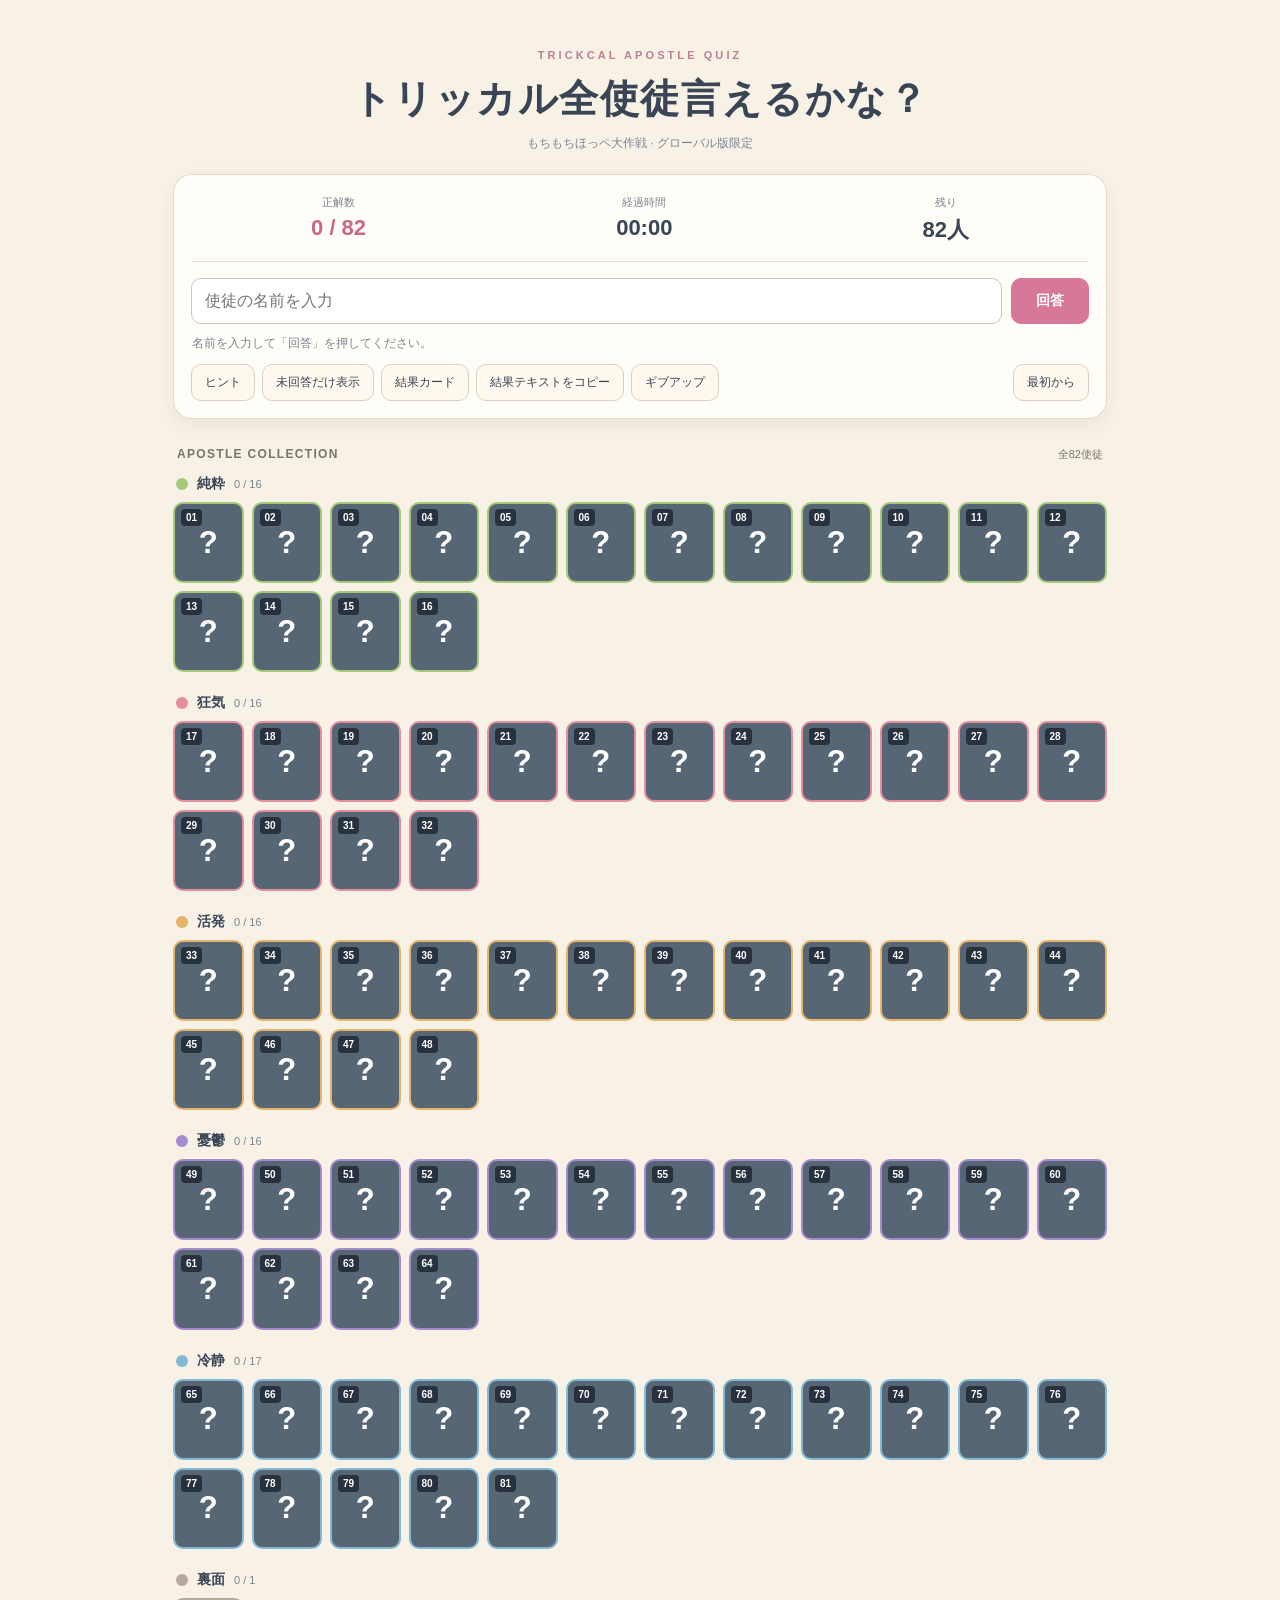
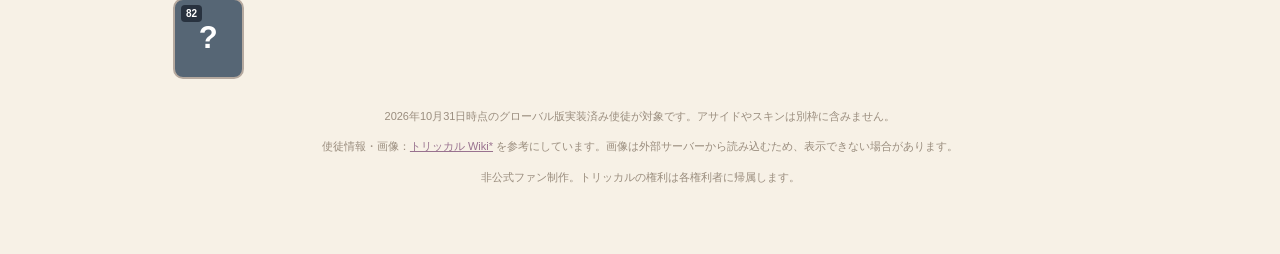
<file: index.html>
<!doctype html>
<html lang="ja">
<head>
  <meta charset="utf-8">
  <meta name="viewport" content="width=device-width, initial-scale=1">
  <meta name="theme-color" content="#f8f1e7">
  <title>トリッカル 全使徒言えるかな？</title>
  <meta name="description" content="トリッカル・もちもちほっペ大作戦のグローバル版実装済み使徒を何人言える？性格別の名前当てクイズ。">
  <link rel="stylesheet" href="./style.css">
  <script defer src="./characters.js"></script>
  <script defer src="./app.js"></script>
</head>
<body>
  <main>
    <header>
      <p class="eyebrow">TRICKCAL APOSTLE QUIZ</p>
      <h1>トリッカル<br class="mobile-break">全使徒言えるかな？</h1>
      <p class="subtitle">もちもちほっペ大作戦 · グローバル版限定</p>
    </header>

    <section class="panel" aria-label="回答欄">
      <div class="scoreboard">
        <div><span class="stat-label">正解数</span><strong id="score">0 / 82</strong></div>
        <div><span class="stat-label">経過時間</span><strong id="timer">00:00</strong></div>
        <div><span class="stat-label">残り</span><strong id="remaining">82人</strong></div>
      </div>

      <form id="answerForm">
        <input id="answer" type="text" placeholder="使徒の名前を入力" aria-label="使徒の名前" autocomplete="off" autocapitalize="off" spellcheck="false">
        <button class="primary" type="submit">回答</button>
      </form>
      <p id="message" class="message" role="status">名前を入力して「回答」を押してください。</p>

      <div class="tools">
        <button id="hintToggle" type="button">ヒント</button>
        <button id="filterToggle" type="button">未回答だけ表示</button>
        <button id="resultToggle" type="button">結果カード</button>
        <button id="share" type="button">結果テキストをコピー</button>
        <button id="giveup" type="button">ギブアップ</button>
        <button id="restart" type="button">最初から</button>
      </div>

      <div id="hintPanel" class="subpanel" hidden>
        <strong>ヒント</strong>
        <p id="hintTarget">下の「？」のマスを選んでください。</p>
        <div class="hint-buttons">
          <button type="button" data-hint="race">種族</button>
          <button type="button" data-hint="role">職業</button>
          <button type="button" data-hint="position">配置</button>
          <button type="button" data-hint="release">実装日</button>
        </div>
        <p id="hintOutput" class="message">ヒントを見たい項目を選んでください。</p>
      </div>
      <div id="resultPanel" class="subpanel" hidden>
        <canvas id="resultCanvas" width="900" height="500" aria-label="結果カード"></canvas>
        <button id="downloadResult" type="button">結果を画像保存</button>
      </div>
    </section>

    <div class="collection-title">
      <span>APOSTLE COLLECTION</span>
      <small id="collectionSummary">全82使徒</small>
    </div>
    <div id="collections"></div>

    <footer>
      <p>2026年10月31日時点のグローバル版実装済み使徒が対象です。アサイドやスキンは別枠に含みません。</p>
      <p>使徒情報・画像：<a href="https://wikiwiki.jp/thetrickal/%E4%BD%BF%E5%BE%92%E4%B8%80%E8%A6%A7" target="_blank" rel="noopener noreferrer">トリッカル Wiki*</a> を参考にしています。画像は外部サーバーから読み込むため、表示できない場合があります。</p>
      <p>非公式ファン制作。トリッカルの権利は各権利者に帰属します。</p>
    </footer>
  </main>
</body>
</html>
</file>
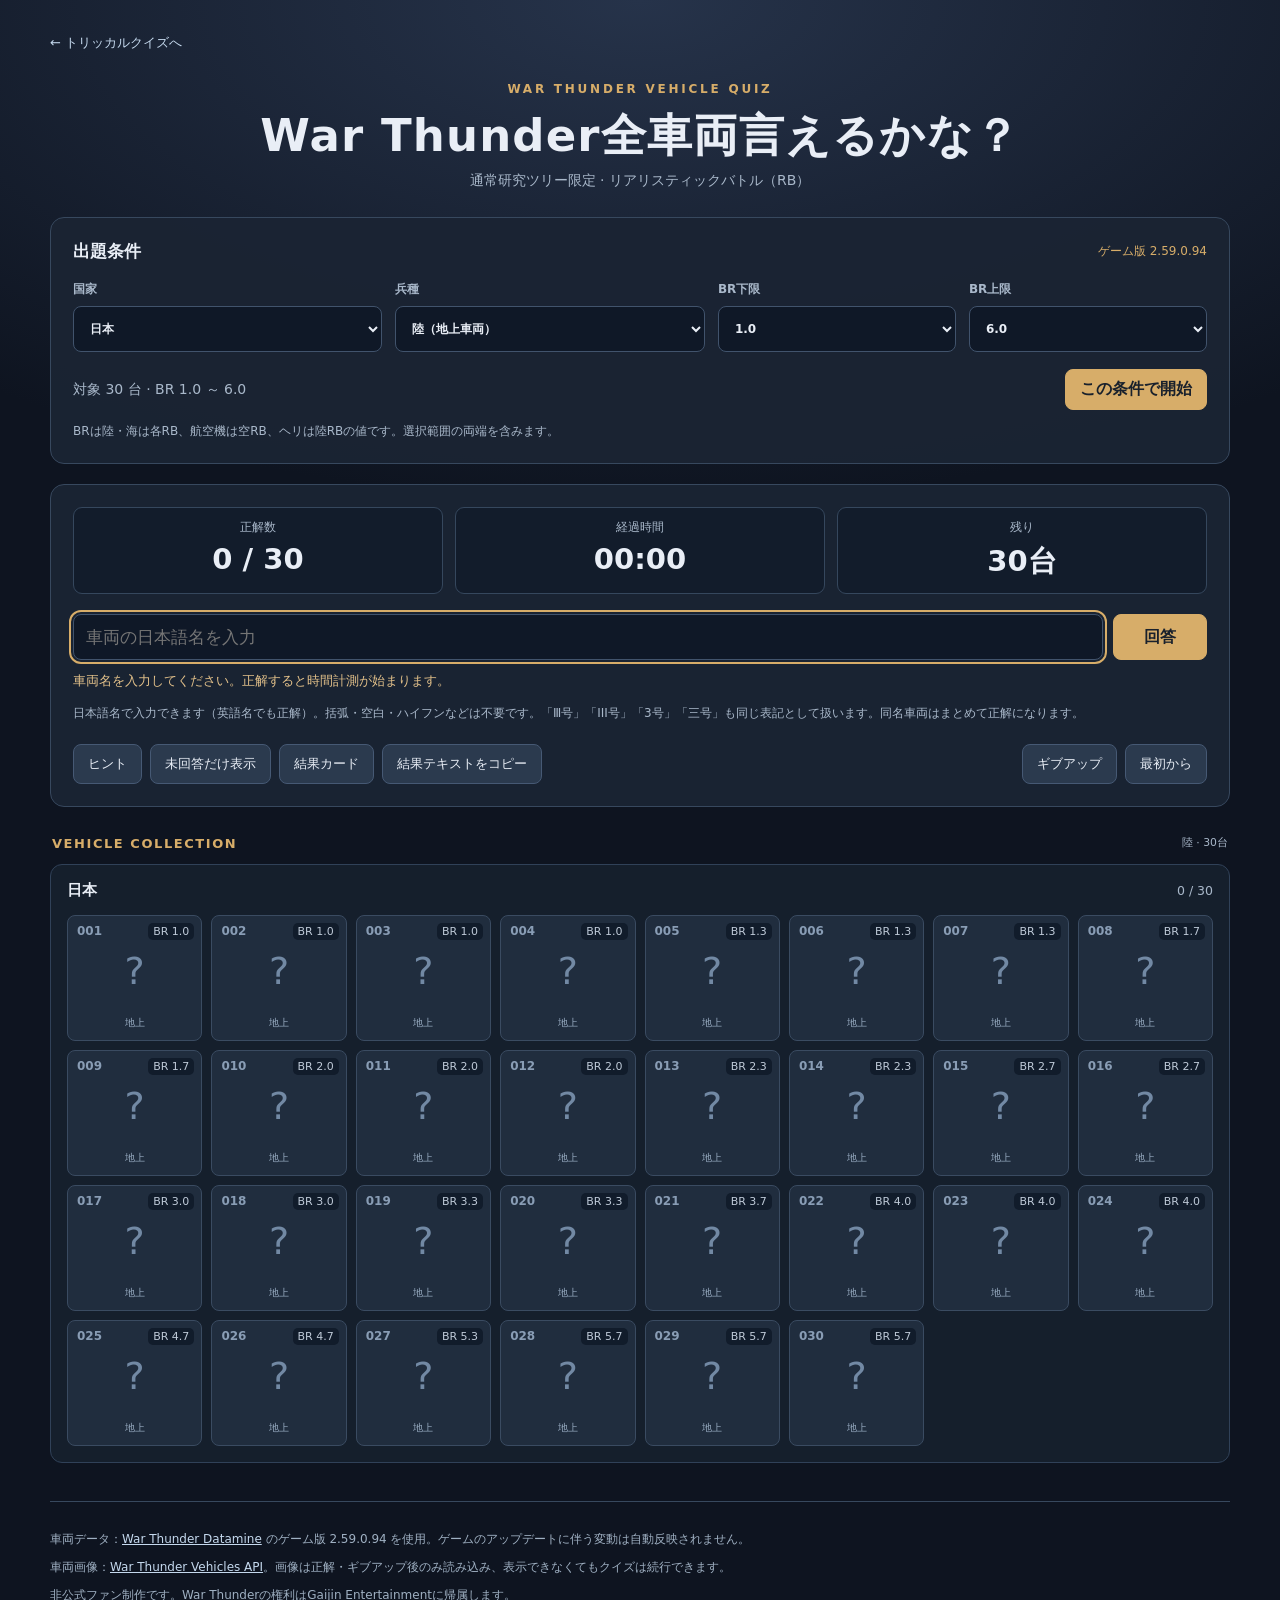
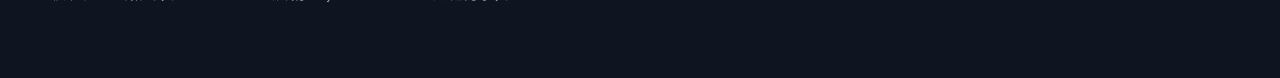
<file: warthunder/index.html>
<!doctype html>
<html lang="ja">
<head>
  <meta charset="utf-8">
  <meta name="viewport" content="width=device-width, initial-scale=1">
  <meta name="theme-color" content="#0e1420">
  <meta name="description" content="War Thunderの通常研究ツリー車両を何台言える？国・陸空海・RBのBR範囲を選べる名称クイズ。">
  <title>War Thunder 全車両言えるかな？</title>
  <link rel="stylesheet" href="./style.css?v=4">
  <script defer src="./vehicles.js?v=4"></script>
  <script defer src="./weapon_hints.js?v=2"></script>
  <script defer src="./app.js?v=14"></script>
</head>
<body>
  <main>
    <header>
      <nav><a href="../">← トリッカルクイズへ</a></nav>
      <p class="eyebrow">WAR THUNDER VEHICLE QUIZ</p>
      <h1>War Thunder<br class="mobile-break">全車両言えるかな？</h1>
      <p class="subtitle">通常研究ツリー限定 · リアリスティックバトル（RB）</p>
    </header>

    <section class="panel settings" aria-labelledby="settingsTitle">
      <div class="panel-heading">
        <h2 id="settingsTitle">出題条件</h2>
        <span id="dataVersion" class="version"></span>
      </div>
      <div class="settings-grid">
        <label>国家
          <select id="country">
            <option value="all">すべての国</option>
            <option value="usa">アメリカ</option>
            <option value="germany">ドイツ</option>
            <option value="ussr">ソ連</option>
            <option value="britain">イギリス</option>
            <option value="japan" selected>日本</option>
            <option value="china">中国</option>
            <option value="italy">イタリア</option>
            <option value="france">フランス</option>
            <option value="sweden">スウェーデン</option>
            <option value="israel">イスラエル</option>
          </select>
        </label>
        <label>兵種
          <select id="mode">
            <option value="ground" selected>陸（地上車両）</option>
            <option value="air">空（航空機・ヘリ）</option>
            <option value="naval">海（外洋艦・沿岸艇）</option>
            <option value="all">すべて</option>
          </select>
        </label>
        <label>BR下限
          <select id="brMin"></select>
        </label>
        <label>BR上限
          <select id="brMax"></select>
        </label>
      </div>
      <div class="settings-bottom">
        <p id="previewCount" role="status"></p>
        <button id="apply" class="primary" type="button">この条件で開始</button>
      </div>
      <p class="footnote">BRは陸・海は各RB、航空機は空RB、ヘリは陸RBの値です。選択範囲の両端を含みます。</p>
    </section>

    <section class="panel game" aria-label="回答欄">
      <div class="scoreboard">
        <div><span class="stat-label">正解数</span><strong id="score">0 / 0</strong></div>
        <div><span class="stat-label">経過時間</span><strong id="timer">00:00</strong></div>
        <div><span class="stat-label">残り</span><strong id="remaining">0台</strong></div>
      </div>

      <form id="answerForm">
        <input id="answer" type="text" placeholder="車両の日本語名を入力" aria-label="車両名を回答" autocomplete="off" autocapitalize="off" spellcheck="false">
        <button class="primary" type="submit">回答</button>
      </form>
      <p id="message" class="message" role="status">車両名を入力してください。</p>
      <p class="footnote">日本語名で入力できます（英語名でも正解）。括弧・空白・ハイフンなどは不要です。「Ⅲ号」「III号」「3号」「三号」も同じ表記として扱います。同名車両はまとめて正解になります。</p>

      <div class="tools">
        <button id="hintToggle" type="button">ヒント</button>
        <button id="onlyUnsolved" type="button">未回答だけ表示</button>
        <button id="resultToggle" type="button">結果カード</button>
        <button id="share" type="button">結果テキストをコピー</button>
        <button id="giveUp" type="button">ギブアップ</button>
        <button id="restart" type="button">最初から</button>
      </div>
      <div id="hintPanel" class="subpanel" hidden>
        <strong>ヒント</strong>
        <p id="hintTarget">下の「？」マスを選んでください。</p>
        <button id="hintType" type="button">ヒント1：車両の種類</button>
        <button id="hintWeapon" type="button" disabled>ヒント2：主な武装</button>
        <button id="hintMask" type="button" disabled>ヒント3：文字数・構成</button>
        <button id="hintReveal" type="button" disabled>ヒント4：文字を選んで公開</button>
        <p id="hintOutput" class="message"></p>
        <div id="hintNames" class="hint-names" hidden></div>
        <div id="hintLetterPicker" class="hint-letter-picker" hidden>
          <strong>ヒント4：公開する位置を選択</strong>
          <div class="hint-letter-controls">
            <label>言語
              <select id="hintLetterLanguage"></select>
            </label>
            <label>記号の位置（左から）
              <select id="hintLetterPosition"></select>
            </label>
            <button id="hintLetterConfirm" type="button" class="primary">この文字を公開</button>
          </div>
          <p id="hintLetterStatus" role="status"></p>
        </div>
      </div>
      <div id="resultPanel" class="subpanel" hidden>
        <canvas id="resultCanvas" width="900" height="460" aria-label="結果カード"></canvas>
        <button id="downloadResult" type="button">結果画像を保存</button>
      </div>
    </section>

    <div class="collection-title">
      <span>VEHICLE COLLECTION</span>
      <small id="collectionSummary"></small>
    </div>
    <div id="collections"></div>

    <footer>
      <p>車両データ：<a href="https://github.com/gszabi99/War-Thunder-Datamine" target="_blank" rel="noopener noreferrer">War Thunder Datamine</a> のゲーム版 <span id="footerVersion"></span> を使用。ゲームのアップデートに伴う変動は自動反映されません。</p>
      <p>車両画像：<a href="https://github.com/Sgambe33/WarThunder-Vehicles-API" target="_blank" rel="noopener noreferrer">War Thunder Vehicles API</a>。画像は正解・ギブアップ後のみ読み込み、表示できなくてもクイズは続行できます。</p>
      <p>非公式ファン制作です。War Thunderの権利はGaijin Entertainmentに帰属します。</p>
    </footer>
  </main>
</body>
</html>
</file>
<file: style.css>
:root {
  --ink: #394555;
  --sub: #7c8591;
  --paper: #fffdf8;
  --line: #e5dccc;
  --accent: #d7779a;
}
* { box-sizing: border-box; }
body {
  margin: 0;
  background: #f7f1e6;
  color: var(--ink);
  font-family: -apple-system, BlinkMacSystemFont, "Hiragino Kaku Gothic ProN", "Yu Gothic", sans-serif;
}
main { width: min(960px, 100%); margin: auto; padding: 22px 13px 55px; }
header { text-align: center; padding: 16px 0 22px; }
.eyebrow { font-size: 11px; letter-spacing: .28em; color: #bd7e96; font-weight: 800; }
h1 { font-size: clamp(24px, 5vw, 39px); margin: 9px 0; letter-spacing: .04em; }
.subtitle { color: var(--sub); font-size: 12px; margin: 8px 0 0; }
.mobile-break { display: none; }
.panel {
  background: var(--paper); border: 1px solid var(--line);
  border-radius: 19px; padding: 17px; box-shadow: 0 6px 20px #433a3210;
}
.scoreboard {
  display: flex; justify-content: space-around; gap: 10px;
  border-bottom: 1px solid var(--line); padding: 3px 0 16px; margin-bottom: 16px;
}
.scoreboard > div { text-align: center; min-width: 0; }
.stat-label { display: block; font-size: 11px; color: var(--sub); margin-bottom: 5px; }
.scoreboard strong { font-size: clamp(17px, 3.2vw, 22px); font-variant-numeric: tabular-nums; }
#score { color: #cb6688; }
form { display: flex; gap: 9px; }
input {
  width: 100%; min-width: 0; flex: 1; padding: 13px;
  background: #fff; border: 1px solid #d3c6b7; border-radius: 10px;
  color: var(--ink); font: inherit; font-size: 16px;
}
input:focus { outline: 2px solid #eeb8ce; outline-offset: 1px; }
button {
  font: inherit; cursor: pointer; border: 1px solid #dccfc1; border-radius: 10px;
  padding: 9px 13px; color: var(--ink); background: #fff8ee; font-size: 12px;
}
button:hover { background: #f8e7e9; }
button:disabled { opacity: .5; cursor: default; }
button.primary { color: #fff; background: var(--accent); border-color: var(--accent); font-weight: 700; font-size: 14px; min-width: 78px; }
button.primary:hover { background: #c45d82; }
button.active { background: #465965; color: #fff; border-color: #465965; }
.message { color: var(--sub); font-size: 12px; line-height: 1.5; min-height: 18px; margin: 10px 1px; }
.tools, .hint-buttons { display: flex; flex-wrap: wrap; gap: 7px; }
.tools { margin-top: 12px; }
.tools button:last-child { margin-left: auto; }
.subpanel { margin-top: 13px; padding: 13px; background: #fbf5ed; border: 1px solid var(--line); border-radius: 12px; }
.subpanel[hidden] { display: none; }
.subpanel > strong { font-size: 13px; }
.subpanel p { font-size: 12px; }
#hintTarget { margin: 10px 0; }
#resultCanvas { display: block; width: min(100%, 660px); margin: 0 auto 12px; border-radius: 9px; }
.collection-title {
  display: flex; justify-content: space-between; align-items: baseline;
  gap: 10px; margin: 28px 4px 13px; color: #817366; font-weight: 800; font-size: 12px; letter-spacing: .11em;
}
.collection-title small { font-size: 11px; font-weight: 500; letter-spacing: 0; }
.group { margin: 0 0 22px; }
.group-heading { display: flex; align-items: center; gap: 9px; margin: 0 3px 9px; font-size: 14px; font-weight: 700; }
.group-heading .bullet { width: 12px; height: 12px; background: var(--color); border-radius: 50%; }
.group-heading small { color: var(--sub); font-weight: 500; font-size: 11px; }
.grid { display: grid; grid-template-columns: repeat(5, minmax(0, 1fr)); gap: 6px; }
.tile {
  border: 2px solid var(--color); border-radius: 10px; aspect-ratio: 1 / 1.15;
  background: #566675; position: relative; overflow: hidden;
  padding: 0; color: white; display: flex; align-items: center; justify-content: center;
}
.tile:hover { background: #647789; }
.tile .index { position: absolute; top: 5px; left: 6px; z-index: 2; padding: 3px 5px; border-radius: 4px; background: rgba(27, 37, 48, .78); color: #fff; font-size: 10px; font-weight: 700; }
.tile .question { font-size: clamp(22px, 5vw, 31px); font-weight: 700; }
.tile .portrait, .tile .name { display: none; }
.tile.solved, .tile.revealed { background: #fff9ed; color: var(--ink); }
.tile.solved .question, .tile.revealed .question { display: none; }
.tile.solved .index, .tile.revealed .index { opacity: .9; }
.tile.solved .portrait, .tile.revealed .portrait {
  display: block; position: absolute; width: 100%; height: 77%; top: 0; left: 0; object-fit: cover;
}
.tile.solved .name, .tile.revealed .name {
  display: flex; position: absolute; bottom: 0; left: 0; width: 100%; height: 25%;
  align-items: center; justify-content: center; text-align: center; padding: 2px;
  font-size: clamp(9px, 1.5vw, 12px); line-height: 1.2; font-weight: 700; overflow-wrap: anywhere;
  background: #fff9ed;
}
.tile.revealed { opacity: .65; }
.tile.revealed .name { background: #e8e4df; }
.tile.selected { outline: 3px solid #e9ad72; outline-offset: -5px; }
.tile.image-failed .portrait { display: none; }
.tile.image-failed .name { height: 100%; }
.tile.filtered { display: none; }
footer { text-align: center; margin-top: 28px; font-size: 11px; color: #9a8d7e; line-height: 1.8; }
footer a { color: #99728f; }
@media (min-width: 550px) { .grid { grid-template-columns: repeat(8, minmax(0, 1fr)); gap: 8px; } }
@media (min-width: 810px) { .grid { grid-template-columns: repeat(12, minmax(0, 1fr)); } }
@media (max-width: 390px) {
  .mobile-break { display: initial; }
  .panel { padding: 12px; }
  .grid { gap: 4px; }
  .tools button { padding: 8px 9px; }
}
</file>
<file: warthunder/style.css>
:root {
  color-scheme: dark;
  --bg: #0e1420;
  --surface: #1a2433;
  --surface-2: #222e40;
  --stroke: #37485e;
  --text: #e9eef6;
  --muted: #a9b8ca;
  --accent: #d7ad69;
  --accent-dark: #a77c3f;
  --success: #7fb89a;
}
* { box-sizing: border-box; }
html { font-family: system-ui, -apple-system, BlinkMacSystemFont, "Segoe UI", sans-serif; }
body {
  margin: 0;
  color: var(--text);
  background: radial-gradient(ellipse 80% 30% at 50% 0%, #26334a, transparent), var(--bg);
}
main { width: min(1180px, calc(100% - 32px)); margin: 0 auto; padding: 34px 0 64px; }
header { text-align: center; margin: 0 0 27px; }
nav { text-align: left; margin-bottom: 30px; font-size: 13px; }
a { color: #c5d9ee; }
nav a { text-decoration: none; }
nav a:hover, footer a:hover { color: var(--accent); }
.eyebrow { margin: 0; letter-spacing: .23em; font-size: 12px; color: var(--accent); font-weight: 700; }
h1 { font-size: clamp(27px, 5vw, 45px); line-height: 1.25; margin: 12px 0 8px; letter-spacing: .025em; }
h2 { margin: 0; font-size: 17px; }
.subtitle { color: var(--muted); margin: 0; font-size: 14px; }
.mobile-break { display: none; }
.panel {
  background: rgba(26, 36, 51, .97);
  border: 1px solid var(--stroke);
  border-radius: 14px;
  padding: 22px;
  margin-bottom: 20px;
}
.panel-heading, .settings-bottom, .collection-title, .group-heading {
  display: flex;
  justify-content: space-between;
  align-items: center;
  gap: 12px;
}
.version { font-size: 12px; color: var(--accent); }
.settings-grid { display: grid; grid-template-columns: 1.3fr 1.3fr 1fr 1fr; gap: 13px; margin-top: 18px; }
.settings-grid label { display: grid; gap: 8px; font-size: 12px; color: var(--muted); font-weight: 700; }
select, input, button { font: inherit; }
select, input {
  width: 100%;
  min-height: 46px;
  background: #0f1827;
  border: 1px solid #41536c;
  border-radius: 8px;
  color: var(--text);
  outline: none;
  padding: 10px 12px;
}
select:focus-visible, input:focus-visible, button:focus-visible {
  outline: 2px solid var(--accent);
  outline-offset: 2px;
}
button {
  cursor: pointer;
  color: var(--text);
  background: #2b3a4e;
  border: 1px solid #465974;
  border-radius: 8px;
  min-height: 40px;
  padding: 9px 14px;
}
button:hover:not(:disabled) { background: #39506b; }
button:disabled { opacity: .55; cursor: not-allowed; }
button.active { background: #54462f; border-color: var(--accent-dark); }
button.primary { background: var(--accent); border-color: var(--accent); color: #19212c; font-weight: 800; }
button.primary:hover:not(:disabled) { background: #edc17b; }
.settings-bottom { margin-top: 17px; }
.settings-bottom p { margin: 0; color: var(--muted); font-size: 14px; }
.footnote { margin: 12px 0 0; color: var(--muted); font-size: 12px; line-height: 1.6; }
.scoreboard { display: grid; grid-template-columns: repeat(3, 1fr); gap: 12px; text-align: center; margin-bottom: 20px; }
.scoreboard > div { background: #121c2b; border: 1px solid #35475d; border-radius: 9px; padding: 11px; }
.stat-label { display: block; font-size: 12px; color: var(--muted); margin-bottom: 6px; }
.scoreboard strong { font-size: clamp(20px, 3vw, 29px); font-variant-numeric: tabular-nums; }
#answerForm { display: flex; gap: 10px; }
#answerForm input { flex: 1; min-width: 0; font-size: 17px; }
#answerForm button { min-width: 94px; }
.message { margin: 12px 0 0; color: #e3c18a; font-size: 13px; min-height: 20px; }
.tools { display: flex; flex-wrap: wrap; gap: 8px; margin-top: 20px; }
.tools button { font-size: 13px; }
.tools #giveUp { margin-left: auto; }
.subpanel { margin-top: 16px; padding: 16px; background: #121c2b; border: 1px solid var(--stroke); border-radius: 10px; }
.subpanel[hidden] { display: none; }
.subpanel p { font-size: 13px; color: var(--muted); }
#hintOutput { white-space: pre-line; line-height: 1.7; overflow-wrap: anywhere; }
.hint-names { margin-top: 10px; }
.hint-name-row { display: flex; align-items: flex-start; gap: 8px; margin-top: 5px; font-size: 14px; line-height: 1.9; color: #e3c18a; }
.hint-name-label { flex: none; min-width: 56px; }
.hint-name-text { min-width: 0; white-space: pre-wrap; overflow-wrap: anywhere; font-variant-numeric: tabular-nums; }
.hint-char-preview { color: #fff; background: #a63c40; outline: 2px solid #ef827b; border-radius: 3px; font-weight: 800; }
.hint-char-revealed { color: #fff; background: #31634a; outline: 2px solid #65a47d; border-radius: 3px; font-weight: 800; }
.hint-letter-picker { margin-top: 16px; padding-top: 12px; border-top: 1px solid var(--stroke); }
.hint-letter-controls { display: flex; align-items: flex-end; flex-wrap: wrap; gap: 10px; margin-top: 12px; }
.hint-letter-controls label { display: grid; flex: 1; min-width: 140px; gap: 5px; font-size: 12px; color: var(--muted); }
.hint-letter-controls button { min-height: 46px; }
.hint-letter-picker p { margin-top: 8px; }

.subpanel canvas { width: 100%; height: auto; display: block; margin-bottom: 12px; border-radius: 8px; }
.collection-title { margin: 29px 2px 13px; color: var(--accent); letter-spacing: .12em; font-size: 13px; font-weight: 800; }
.collection-title small { font-weight: normal; color: var(--muted); letter-spacing: 0; }
.group { margin-bottom: 20px; background: #151f2c; border: 1px solid #304158; border-radius: 12px; padding: 16px; }
.group-heading { margin-bottom: 15px; font-size: 15px; font-weight: 800; }
.group-heading small { color: var(--muted); font-weight: normal; }
.grid { display: grid; grid-template-columns: repeat(auto-fill, minmax(130px, 1fr)); gap: 9px; }
.tile {
  position: relative;
  display: flex;
  align-items: center;
  justify-content: flex-start;
  flex-direction: column;
  gap: 4px;
  text-align: center;
  padding: 10px 8px;
  min-width: 0;
  min-height: 126px;
  background: #202d3e;
  border: 1px solid #3a4b61;
  border-radius: 8px;
  overflow: hidden;
}
.tile:hover:not(:disabled) { border-color: var(--accent); }
.tile.selected { box-shadow: inset 0 0 0 2px var(--accent); }
.tile.solved { background: #22392f; border-color: #55876d; }
.tile.revealed { background: #343038; border-color: #665865; }
.tile.filtered { display: none; }
.tile-number { position: absolute; top: 8px; left: 9px; font-weight: 800; font-size: 12px; color: #899db5; }
.tile-br { position: absolute; top: 7px; right: 7px; font-size: 11px; color: #bec9d7; background: #111c2b; border-radius: 5px; padding: 2px 5px; font-variant-numeric: tabular-nums; }
.tile-question { font-size: 38px; line-height: 1; color: #7289a4; margin: 26px auto 11px; }
.tile-image { width: 100%; max-width: 112px; height: 66px; object-fit: contain; display: none; margin: 11px auto 1px; }
.tile-name { font-size: 12px; line-height: 1.35; font-weight: 700; overflow-wrap: anywhere; display: none; }
.tile-kind { color: #99adc3; font-size: 10px; margin-top: auto; }
.tile.solved .tile-question, .tile.revealed .tile-question { display: none; }
.tile.solved .tile-image, .tile.revealed .tile-image,
.tile.solved .tile-name, .tile.revealed .tile-name { display: block; }
.tile.image-failed .tile-image { display: none; }
.tile.solved .tile-name, .tile.revealed .tile-name { margin-top: auto; }
footer { margin-top: 38px; border-top: 1px solid var(--stroke); padding-top: 19px; color: #9fb0c2; font-size: 12px; line-height: 1.7; }
footer p { margin: 8px 0; }
@media (max-width: 750px) {
  main { width: min(100% - 22px, 600px); padding-top: 18px; }
  .panel { padding: 15px; }
  .settings-grid { grid-template-columns: repeat(2, minmax(0, 1fr)); gap: 11px; }
  .settings-bottom { align-items: stretch; flex-direction: column; }
  .settings-bottom button { width: 100%; }
  .tools #giveUp { margin-left: 0; }
  .grid { grid-template-columns: repeat(auto-fill, minmax(104px, 1fr)); gap: 7px; }
  .tile { min-height: 119px; }
  .tile-image { height: 57px; }
  .group { padding: 10px; }
  .mobile-break { display: initial; }
  #answerForm button { min-width: 72px; padding: 8px; }
}
@media (max-width: 380px) {
  .scoreboard { gap: 6px; }
  .scoreboard > div { padding: 9px 5px; }
  .grid { grid-template-columns: repeat(3, minmax(0, 1fr)); }
}
</file>
